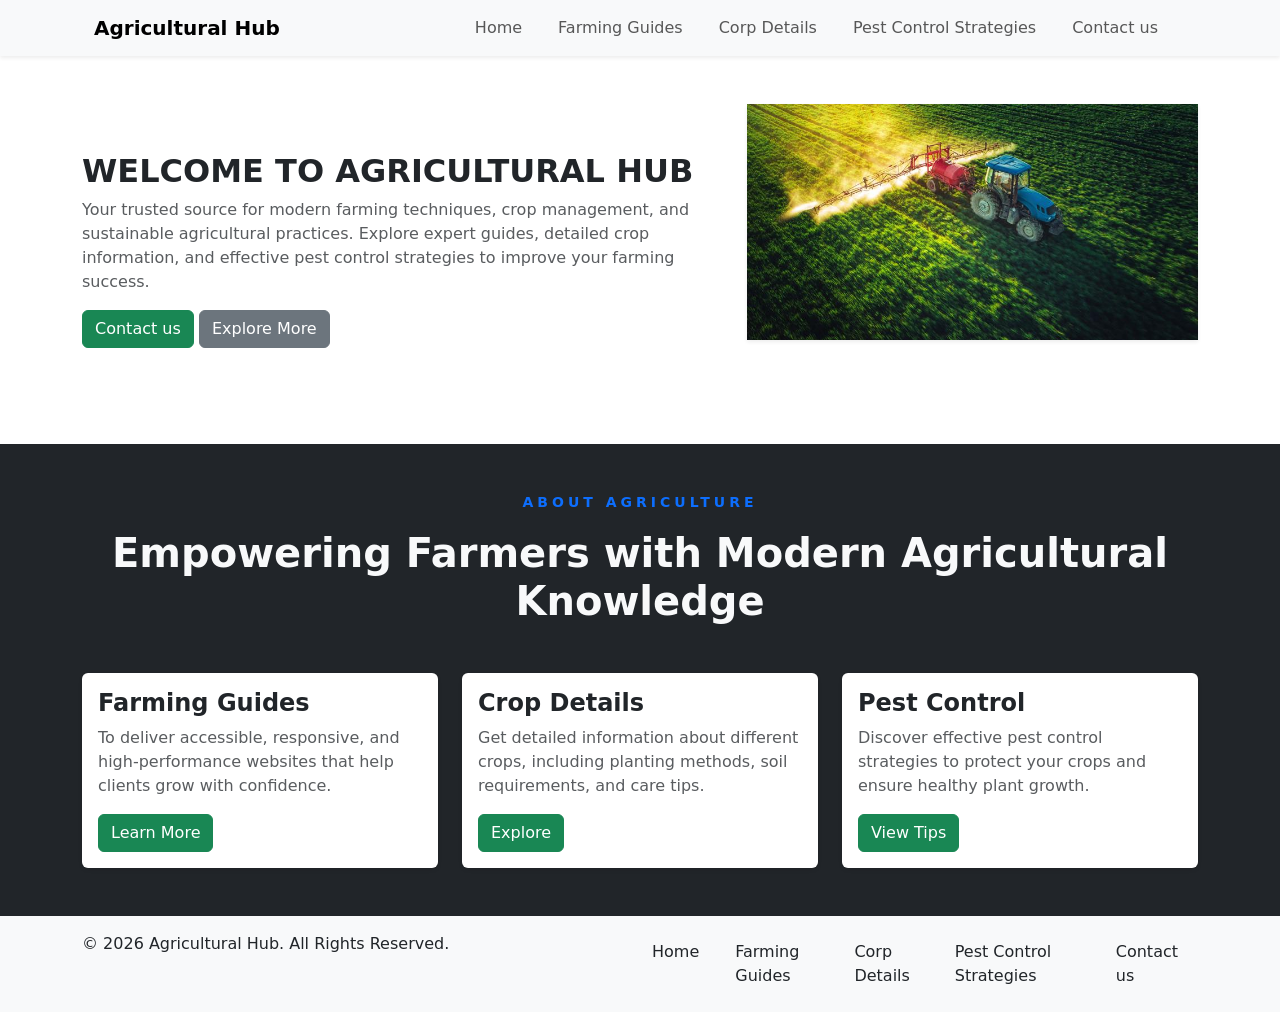
<file: index.html>
<!DOCTYPE html>
<html lang="en">

<head>
    <meta charset="UTF-8">
    <meta name="viewport" content="width=device-width, initial-scale=1.0">
    <title>Agricultural Information Hub</title>
    <link rel="stylesheet" href="css/bootstrap.min.css">
    <link rel="stylesheet" href="style.css">

</head>

<body>
    <section class="sec-0 shadow-sm sticky-top bg-light">
        <div class="container">
            <nav class="navbar navbar-expand-lg ">
                <div class="container-fluid">
                    <a class="navbar-brand fw-semibold" href="index.html">Agricultural Hub</a>
                    <button class="navbar-toggler" type="button" data-bs-toggle="collapse" data-bs-target="#navbarNav"
                        aria-controls="navbarNav" aria-expanded="false" aria-label="Toggle navigation">
                        <span class="navbar-toggler-icon"></span>
                    </button>
                    <div class="collapse navbar-collapse" id="navbarNav">
                        <ul class="navbar-nav ms-auto ">
                            <li class="nav-item ">
                                <a class="nav-link " href="index.html">Home</a>
                            </li>
                            <li class="nav-item">
                                <a class="nav-link" href="farming-guides.html">Farming Guides </a>
                            </li>
                            <li class="nav-item">
                                <a class="nav-link" href="Corp-Details.html">Corp Details </a>
                            </li>
                            <li class="nav-item">
                                <a class="nav-link" href="Pest Control-Strategies.html">Pest Control Strategies</a>
                            </li>
                            <li class="nav-item">
                                <a class="nav-link" href="Contact.html">Contact us</a>
                            </li>

                        </ul>
                    </div>
                </div>
            </nav>
        </div>
    </section>

    <!-- section-1 -->
    <section class="sec-1 py-5 ">
        <div class="container">
            <div class="row">
                <div class="col-lg-7 col-mb-6 my-5">
                    <h2 class="text-uppercase fw-bold ">Welcome to Agricultural hub</h2>
                    <p class="text-body-secondary"> Your trusted source for modern farming techniques, crop management,
                        and sustainable agricultural practices. Explore expert guides,
                        detailed crop information, and effective pest control strategies
                        to improve your farming success.</p>
                        <a href="Contact.html"><button class="btn btn-success">Contact us</button></a>
                        <a href="Pest Control-Strategies.html"><button class="btn btn-secondary">Explore More</button></a>
                    

                </div>
                <div class="col-lg-5 col-mb-6">
                    <div class="hiro-img">
                        <img src="images/hiro-img.jpg" alt="hiro-img" class="img-fluid shadow-sm">
                    </div>
                </div>
            </div>
        </div>
    </section>

  

    <!-- section-2 -->
<section class="bg-dark py-5">
    <div class="container">

        <!-- Heading -->
        <div class="text-center mb-5 px-2">
            <p class="text-uppercase text-primary fw-semibold small mb-3"
               style="letter-spacing: 4px;">
                About Agriculture
            </p>

            <h2 class="fw-bold text-light"
                style="font-size: clamp(1.5rem, 4vw, 2.5rem);">
                Empowering Farmers with Modern Agricultural Knowledge
            </h2>
        </div>

        <!-- Cards -->
        <div class="row g-4">

            <!-- Card 1 -->
            <div class="col-12 col-lg-4">
                <div class="card h-100 border-0 shadow-sm">
                    <div class="card-body d-flex flex-column text-center text-lg-start">
                        <h4 class="fw-semibold">Farming Guides</h4>

                        <p class="text-muted">
                            To deliver accessible, responsive, and high-performance
                            websites that help clients grow with confidence.
                        </p>
                        <a href="farming-guides.html"> <button class="btn btn-success mt-auto w-lg-auto">
                            Learn More
                        </button></a>
                       
                    </div>
                </div>
            </div>

            <!-- Card 2 -->
            <div class="col-12 col-lg-4">
                <div class="card h-100 border-0 shadow-sm">
                    <div class="card-body d-flex flex-column text-center text-lg-start">
                        <h4 class="fw-semibold">Crop Details</h4>

                        <p class="text-muted">
                            Get detailed information about different crops,
                            including planting methods, soil requirements, and care tips.
                        </p>
                        <a href="Corp-Details.html"> <button class="btn btn-success mt-autow-lg-auto">
                            Explore
                        </button></a>
                       
                    </div>
                </div>
            </div>

            <!-- Card 3 -->
            <div class="col-12 col-lg-4">
                <div class="card h-100 border-0 shadow-sm">
                    <div class="card-body d-flex flex-column text-center text-lg-start">
                        <h4 class="fw-semibold">Pest Control</h4>

                        <p class="text-muted">
                            Discover effective pest control strategies to protect your
                            crops and ensure healthy plant growth.
                        </p>
                         <a href="Pest Control-Strategies.html"> <button class="btn btn-success mt-auto w-lg-auto mb-0">
                            View Tips
                        </button></a>
                       
                    </div>
                </div>
            </div>

        </div>

    </div>
</section>
    <footer class="bg-light py-3">
        <div class="container">
            <div class="row">
                <div class="col-lg-6">
                    <p class="mb-0">
                        © 2026 Agricultural Hub. All Rights Reserved.
                    </p>
                </div>
                <div class="col-lg-6">
                       <ul class="navbar-nav list-unstyled d-flex gap-3 flex-row">
                            <li class="nav-item ">
                                <a class="nav-link " href="index.html">Home</a>
                            </li>
                            <li class="nav-item">
                                <a class="nav-link" href="farming-guides.html">Farming Guides </a>
                            </li>
                            <li class="nav-item">
                                <a class="nav-link" href="Corp-Details.html">Corp Details </a>
                            </li>
                            <li class="nav-item">
                                <a class="nav-link" href="Pest-Control Strategies.html">Pest Control Strategies</a>
                            </li>
                            <li class="nav-item">
                                <a class="nav-link" href="Contact.html">Contact us</a>
                            </li>

                        </ul>


                </div>
            </div>
        </div>
    </footer>

    <script src="js/bootstrap.min.js"></script>
</body>

</html>
</file>
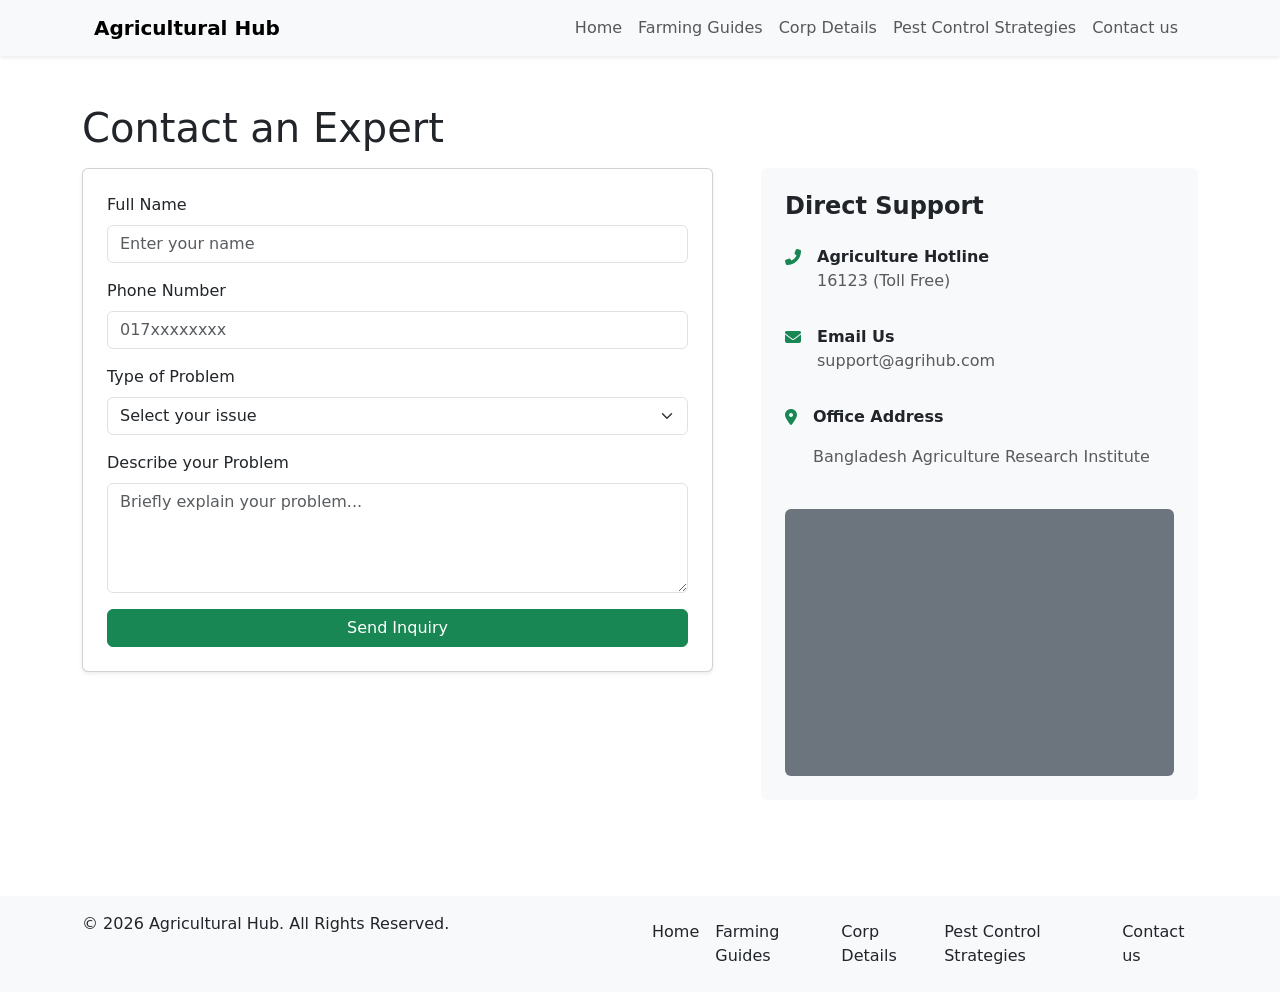
<file: Contact.html>
<!DOCTYPE html>
<html lang="en">
<head>
    <meta charset="UTF-8">
    <meta name="viewport" content="width=device-width, initial-scale=1.0">
    <title>Agricultural Information Hub</title>
    <link rel="stylesheet" href="https://cdnjs.cloudflare.com/ajax/libs/font-awesome/6.7.2/css/all.min.css">
    <link rel="stylesheet" href="css/bootstrap.min.css">
</head>
<body>
     <!-- header -->
    <section class="sec-0 shadow-sm sticky-top bg-light">
        <div class="container">
            <nav class="navbar navbar-expand-lg ">
                <div class="container-fluid">
                    <a class="navbar-brand fw-semibold" href="index.html">Agricultural Hub</a>
                    <button class="navbar-toggler" type="button" data-bs-toggle="collapse" data-bs-target="#navbarNav"
                        aria-controls="navbarNav" aria-expanded="false" aria-label="Toggle navigation">
                        <span class="navbar-toggler-icon"></span>
                    </button>
                    <div class="collapse navbar-collapse" id="navbarNav">
                        <ul class="navbar-nav ms-auto ">
                            <li class="nav-item ">
                                <a class="nav-link " href="index.html">Home</a>
                            </li>
                            <li class="nav-item">
                                <a class="nav-link" href="farming-guides.html">Farming Guides </a>
                            </li>
                            <li class="nav-item">
                                <a class="nav-link" href="Corp-Details.html">Corp Details </a>
                            </li>
                            <li class="nav-item">
                                <a class="nav-link" href="Pest Control-Strategies.html">Pest Control Strategies</a>
                            </li>
                            <li class="nav-item">
                                <a class="nav-link" href="Contact.html">Contact us</a>
                            </li>

                        </ul>
                    </div>
                </div>
            </nav>
        </div>
    </section>


<section class="container py-5">
    <h1 class="section-title pb-2 ">Contact an Expert</h1>
    <div class="row g-5">
        <!-- Contact Form -->
        <div class="col-lg-7">
            <div class="card p-4 shadow-sm">
                <form action="#">
                    <div class="mb-3">
                        <label class="form-label">Full Name</label>
                        <input type="text" class="form-control" placeholder="Enter your name">
                    </div>
                    <div class="mb-3">
                        <label class="form-label">Phone Number</label>
                        <input type="tel" class="form-control" placeholder="017xxxxxxxx">
                    </div>
                    <div class="mb-3">
                        <label class="form-label">Type of Problem</label>
                        <select class="form-select">
                            <option selected>Select your issue</option>
                            <option>Crop Disease</option>
                            <option>Pest Control</option>
                            <option>Soil Quality</option>
                        </select>
                    </div>
                    <div class="mb-3">
                        <label class="form-label">Describe your Problem</label>
                        <textarea class="form-control" rows="4" placeholder="Briefly explain your problem..."></textarea>
                    </div>
                    <button type="submit" class="btn btn-success w-100">Send Inquiry</button>
                </form>
            </div>
        </div>

        <!-- Contact Info -->
        <div class="col-lg-5">
            <div class="p-4 bg-light rounded h-100">
                <h4 class="fw-bold mb-4">Direct Support</h4>
                <div class="mb-3 d-flex align-items-start">
                    <i class="fas fa-phone-alt text-success me-3 mt-1"></i>
                    <div>
                        <p class="mb-0 fw-bold">Agriculture Hotline</p>
                        <p class="text-muted">16123 (Toll Free)</p>
                    </div>
                </div>
                <div class="mb-3 d-flex align-items-start">
                    <i class="fas fa-envelope text-success me-3 mt-1"></i>
                    <div>
                        <p class="mb-0 fw-bold">Email Us</p>
                        <p class="text-muted">support@agrihub.com</p>
                    </div>
                </div>
                <div class="mb-3 d-flex align-items-start">
                    <i class="fas fa-map-marker-alt text-success me-3 mt-1"></i>
                    <div>
                        <p class="mb-0 fw-bold pb-3">Office Address</p>
                        <p class="text-muted">Bangladesh Agriculture Research Institute</p>
                    </div>
                </div>
                <!-- Mini Map Placeholder -->
                <div class="ratio ratio-16x9 mt-4 bg-secondary rounded pb-5">
                    <div class="d-flex align-items-center justify-content-center text-white mb-5">
                        <iframe src="https://www.google.com/maps/embed?pb=!1m18!1m12!1m3!1d3594.5420591766297!2d89.25932297439597!3d25.71958201034612!2m3!1f0!2f0!3f0!3m2!1i1024!2i768!4f13.1!3m3!1m2!1s0x39e32dc0219f002d%3A0x4eeb1636ca596728!2sBangladesh%20Agriculture%20Research%20Institute!5e0!3m2!1sen!2sbd!4v1775890440547!5m2!1sen!2sbd" width="700" height="450" style="border:0;" allowfullscreen="" loading="lazy" referrerpolicy="no-referrer-when-downgrade"></iframe>
                    </div>
                </div>
            </div>
        </div>
    </div>
</section>



  
     <footer class="bg-light py-3 mt-5">
        <div class="container">
            <div class="row">
                <div class="col-lg-6">
                    <p class="mb-0">
                        © 2026 Agricultural Hub. All Rights Reserved.
                    </p>
                </div>
                <div class="col-lg-6">
                       <ul class="navbar-nav list-unstyled d-flex gap-3 flex-row">
                            <li class="nav-item ">
                                <a class="nav-link " href="index.html">Home</a>
                            </li>
                            <li class="nav-item">
                                <a class="nav-link" href="farming-guides.html">Farming Guides </a>
                            </li>
                            <li class="nav-item">
                                <a class="nav-link" href="Corp-Details.html">Corp Details </a>
                            </li>
                            <li class="nav-item">
                                <a class="nav-link" href="Pest Control-Strategies.html">Pest Control Strategies</a>
                            </li>
                            <li class="nav-item">
                                <a class="nav-link" href="Contact.html">Contact us</a>
                            </li>

                        </ul>


                </div>
            </div>
        </div>
    </footer>
   

    <script src="js/bootstrap.min.js"></script>
</body>
</html>
</file>
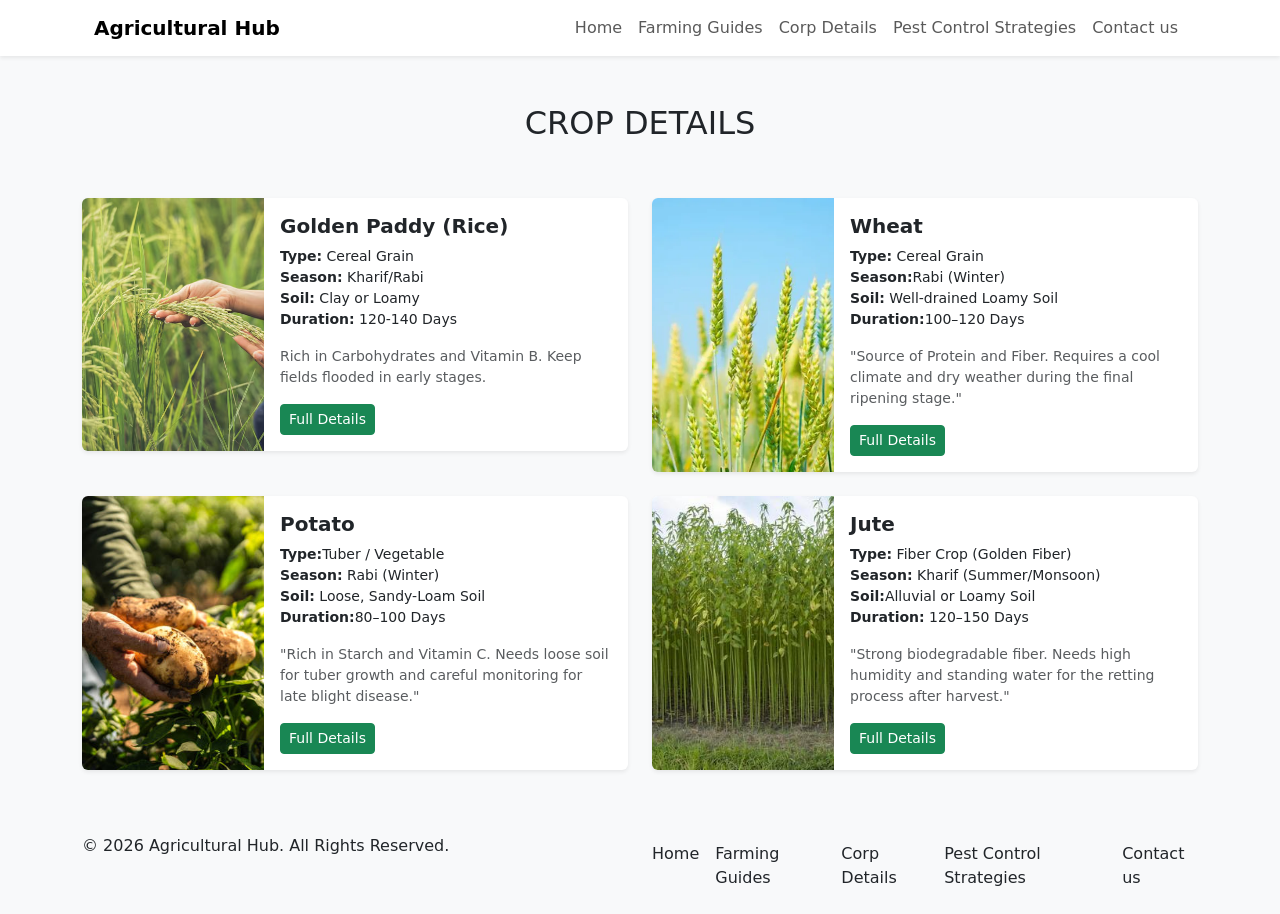
<file: Corp-Details.html>
<!DOCTYPE html>
<html lang="en">

<head>
    <meta charset="UTF-8">
    <meta name="viewport" content="width=device-width, initial-scale=1.0">
    <title>Agricultural Information Hub</title>
    <link rel="stylesheet" href="css/bootstrap.min.css">
</head>

<body>
    <!-- header -->
    <section class="sec-0 shadow-sm sticky-top bg-white">
        <div class="container">
            <nav class="navbar navbar-expand-lg ">
                <div class="container-fluid">
                    <a class="navbar-brand fw-semibold" href="index.html">Agricultural Hub</a>
                    <button class="navbar-toggler" type="button" data-bs-toggle="collapse" data-bs-target="#navbarNav"
                        aria-controls="navbarNav" aria-expanded="false" aria-label="Toggle navigation">
                        <span class="navbar-toggler-icon"></span>
                    </button>
                    <div class="collapse navbar-collapse" id="navbarNav">
                        <ul class="navbar-nav ms-auto ">
                            <li class="nav-item ">
                                <a class="nav-link " href="index.html">Home</a>
                            </li>
                            <li class="nav-item">
                                <a class="nav-link" href="farming-guides.html">Farming Guides </a>
                            </li>
                            <li class="nav-item">
                                <a class="nav-link" href="Corp-Details.html">Corp Details </a>
                            </li>
                            <li class="nav-item">
                                <a class="nav-link" href="Pest Control-Strategies.html">Pest Control Strategies</a>
                            </li>
                            <li class="nav-item">
                                <a class="nav-link" href="Contact.html">Contact us</a>
                            </li>

                        </ul>
                    </div>
                </div>
            </nav>
        </div>
    </section>




    <!-- 2. Crop Details Section -->
    <section class="sec-0 py-5 bg-body-tertiary">
        <div class="container">
            <h2 class="section-title text-center text-uppercase pb-5 ">Crop Details</h2>
            <div class="row g-4">
                <div class="col-md-6">
                    <div class="card overflow-hidden border-0 shadow-sm">
                        <div class="row g-0">
                            <div class="col-4">
                                <!-- Replace with real crop image -->
                                <img src="images/paddy.avif" class="img-fluid h-100 w-100 object-fit-cover" alt="Rice">
                            </div>
                            <div class="col-8">
                                <div class="card-body">
                                    <h5 class="card-title fw-bold">Golden Paddy (Rice)</h5>
                                    <ul class="list-unstyled small mb-3">
                                        <li><strong>Type:</strong> Cereal Grain</li>
                                        <li><strong>Season:</strong> Kharif/Rabi</li>
                                        <li><strong>Soil:</strong> Clay or Loamy</li>
                                        <li><strong>Duration:</strong> 120-140 Days</li>
                                    </ul>
                                    <p class="card-text small text-muted">Rich in Carbohydrates and Vitamin B. Keep
                                        fields flooded in early stages.</p>
                                    <button class="btn btn-success btn-sm">Full Details</button>
                                </div>
                            </div>
                        </div>
                    </div>
                </div>

                <div class="col-md-6">
                    <div class="card overflow-hidden border-0 shadow-sm">
                        <div class="row g-0">
                            <div class="col-4">
                                <!-- Replace with real crop image -->
                                <img src="images/wheat.webp" class="img-fluid h-100 w-100 object-fit-cover" alt="Rice">
                            </div>
                            <div class="col-8">
                                <div class="card-body">
                                    <h5 class="card-title fw-bold">Wheat</h5>
                                    <ul class="list-unstyled small mb-3">
                                        <li><strong>Type:</strong> Cereal Grain</li>
                                        <li><strong>Season:</strong>Rabi (Winter)</li>
                                        <li><strong>Soil:</strong> Well-drained Loamy Soil</li>
                                        <li><strong>Duration:</strong>100–120 Days</li>
                                    </ul>
                                    <p class="card-text small text-muted">"Source of Protein and Fiber. Requires a cool
                                        climate and dry weather during the final ripening stage."</p>
                                    <button class="btn btn-success btn-sm">Full Details</button>
                                </div>
                            </div>
                        </div>
                    </div>
                </div>

                <div class="col-md-6">
                    <div class="card overflow-hidden border-0 shadow-sm">
                        <div class="row g-0">
                            <div class="col-4">
                                <!-- Replace with real crop image -->
                                <img src="images/potato.jpg" class="img-fluid h-100 w-100 object-fit-cover" alt="Rice">
                            </div>
                            <div class="col-8">
                                <div class="card-body">
                                    <h5 class="card-title fw-bold">Potato</h5>
                                    <ul class="list-unstyled small mb-3">
                                        <li><strong>Type:</strong>Tuber / Vegetable</li>
                                        <li><strong>Season:</strong> Rabi (Winter)</li>
                                        <li><strong>Soil:</strong> Loose, Sandy-Loam Soil</li>
                                        <li><strong>Duration:</strong>80–100 Days</li>
                                    </ul>
                                    <p class="card-text small text-muted">"Rich in Starch and Vitamin C. Needs loose
                                        soil for tuber growth and careful monitoring for late blight disease."</p>
                                    <button class="btn btn-success btn-sm">Full Details</button>
                                </div>
                            </div>
                        </div>
                    </div>
                </div>

                <div class="col-md-6">
                    <div class="card overflow-hidden border-0 shadow-sm">
                        <div class="row g-0">
                            <div class="col-4">
                                <!-- Replace with real crop image -->
                                <img src="images/jute.jpg" class="img-fluid h-100 w-100 object-fit-cover" alt="Rice">
                            </div>
                            <div class="col-8">
                                <div class="card-body">
                                    <h5 class="card-title fw-bold">Jute</h5>
                                    <ul class="list-unstyled small mb-3">
                                        <li><strong>Type:</strong> Fiber Crop (Golden Fiber)</li>
                                        <li><strong>Season:</strong> Kharif (Summer/Monsoon)</li>
                                        <li><strong>Soil:</strong>Alluvial or Loamy Soil</li>
                                        <li><strong>Duration:</strong> 120–150 Days</li>
                                    </ul>
                                    <p class="card-text small text-muted">"Strong biodegradable fiber. Needs high
                                        humidity and standing water for the retting process after harvest."</p>
                                    <button class="btn btn-success btn-sm">Full Details</button>
                                </div>
                            </div>
                        </div>
                    </div>
                </div>
            </div>
        </div>
        </div>
    </section>
    <!-- footer part -->
    <footer class="bg-light py-3">
        <div class="container">
            <div class="row">
                <div class="col-lg-6">
                    <p class="mb-0">
                        © 2026 Agricultural Hub. All Rights Reserved.
                    </p>
                </div>
                <div class="col-lg-6">
                    <ul class="navbar-nav list-unstyled d-flex gap-3 flex-row">
                        <li class="nav-item ">
                            <a class="nav-link " href="index.html">Home</a>
                        </li>
                        <li class="nav-item">
                            <a class="nav-link" href="farming-guides.html">Farming Guides </a>
                        </li>
                        <li class="nav-item">
                            <a class="nav-link" href="Corp-Details.html">Corp Details </a>
                        </li>
                        <li class="nav-item">
                            <a class="nav-link" href="Pest-Control Strategies.html">Pest Control Strategies</a>
                        </li>
                        <li class="nav-item">
                            <a class="nav-link" href="Contact.html">Contact us</a>
                        </li>

                    </ul>


                </div>
            </div>
        </div>
    </footer>


    <script src="js/bootstrap.min.js"></script>
</body>

</html>
</file>
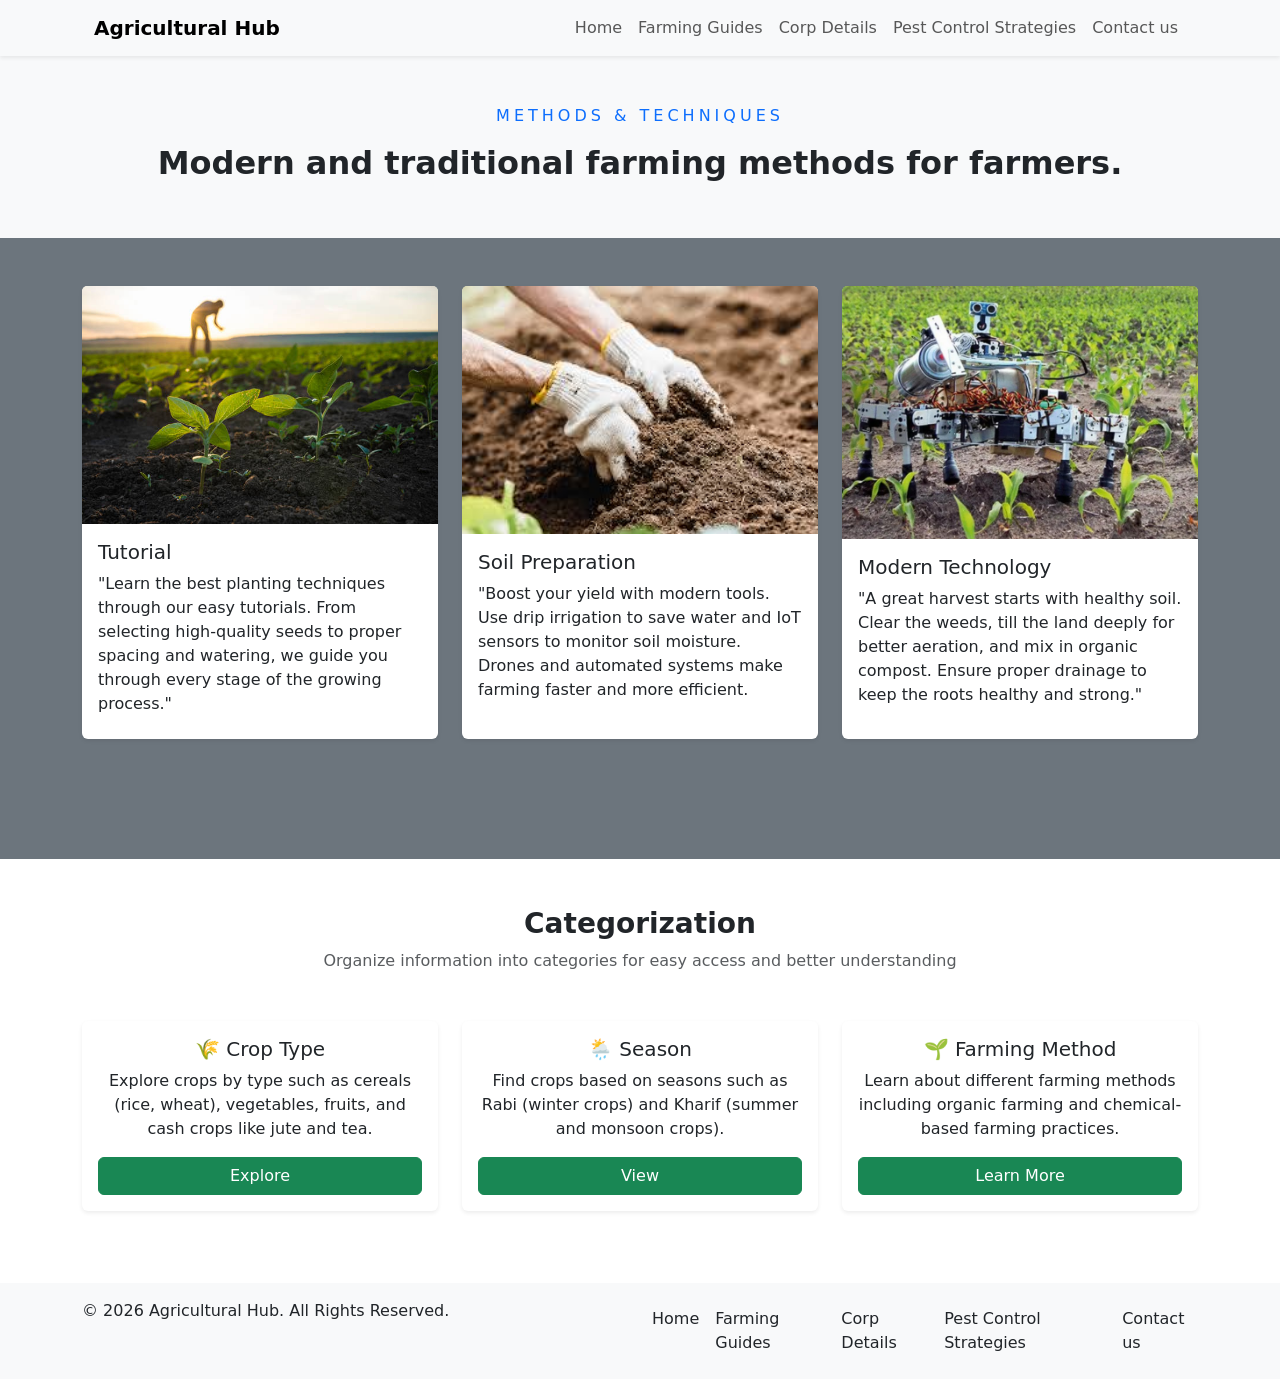
<file: farming-guides.html>
<!DOCTYPE html>
<html lang="en">

<head>
    <meta charset="UTF-8">
    <meta name="viewport" content="width=device-width, initial-scale=1.0">
    <title>Agricultural Information Hub</title>
    <link rel="stylesheet" href="css/bootstrap.min.css">
    <!-- <link rel="stylesheet" href="home.css"> -->
</head>

<body>
    <!-- header -->
    <section class="sec-0 shadow-sm sticky-top bg-light">
        <div class="container">
            <nav class="navbar navbar-expand-lg ">
                <div class="container-fluid">
                    <a class="navbar-brand fw-semibold" href="index.html">Agricultural Hub</a>
                    <button class="navbar-toggler" type="button" data-bs-toggle="collapse" data-bs-target="#navbarNav"
                        aria-controls="navbarNav" aria-expanded="false" aria-label="Toggle navigation">
                        <span class="navbar-toggler-icon"></span>
                    </button>
                    <div class="collapse navbar-collapse" id="navbarNav">
                        <ul class="navbar-nav ms-auto ">
                            <li class="nav-item ">
                                <a class="nav-link " href="index.html">Home</a>
                            </li>
                            <li class="nav-item">
                                <a class="nav-link" href="farming-guides.html">Farming Guides </a>
                            </li>
                            <li class="nav-item">
                                <a class="nav-link" href="Corp-Details.html">Corp Details </a>
                            </li>
                            <li class="nav-item">
                                <a class="nav-link" href="Pest Control-Strategies.html">Pest Control Strategies</a>
                            </li>
                            <li class="nav-item">
                                <a class="nav-link" href="Contact.html">Contact us</a>
                            </li>

                        </ul>
                    </div>
                </div>
            </nav>
        </div>
    </section>
    <!-- section-1 -->
    <!-- Methods & Techniques -->
    <section class="sec-0 bg-body-tertiary py-5">
        <div class="container">
            <div>
                <p class="text-uppercase text-center text-primary" style="letter-spacing: 4px;">Methods & Techniques
                </p>
                <h2 class="fw-semibold text-center">Modern and traditional farming methods for farmers.</h2>
            </div>
        </div>
    </section>

    <!-- section-2 -->
    <section class="sec-0 bg-secondary  py-5 ">
        <div class="container">
            <div class="row">
                <div class="col-lg-4 mb-4 d-flex pb-5">
                    <div class="card h-100 w-100 shadow-sm border-0">
                        <img src="images/lamnd2.jpeg" class="card-img-top img-fluid" alt="garden">
                        <div class="card-body">
                            <h5 class="card-title">Tutorial</h5>
                            <p class="card-text">"Learn the best planting techniques through our easy tutorials. From selecting
                                high-quality seeds to proper spacing and watering, we guide you through every stage of
                                the growing process."
                            </p>
                        </div>
                    </div>
                </div>
                <div class="col-lg-4 mb-4 d-flex pb-5">
                    <div class=" card h-100 w-100 shadow-sm border-0">
                       <img src="images/soil.jpg" class="card-img-top img-fluid" alt="Soil" >
                        <div class="card-body">
                            <h5>Soil Preparation</h5>
                            <p>"Boost your yield with modern tools. Use drip irrigation to save water and IoT sensors to
                                monitor soil moisture. Drones and automated systems make farming faster and more
                                efficient.</p>
                        </div>
                    </div>
                </div>
                 <div class="col-lg-4 mb-4 d-flex pb-5">
                    <div class=" card h-100 w-100 shadow-sm border-0">
                       <img src="images/Modern-Technology.jpg" class="card-img-top img-fluid" alt="technology" >
                        <div class="card-body">
                            <h5>Modern Technology</h5>
                            <p>"A great harvest starts with healthy soil. Clear the weeds, till the land deeply for
                                better aeration, and mix in organic compost. Ensure proper drainage to keep the roots
                                healthy and strong."</p>
                        </div>
                    </div>
                </div>
            </div>
        </div>
    </section>

 

<section class="bg-white py-5 sec-3">
    <div class="container">
        <div class="text-center mb-5">
            <h3 class="fw-bold">Categorization</h3>
            <p class="text-muted">Organize information into categories for easy access and better understanding</p>
        </div>

        <div class="row">
            <!-- Crop Type -->
            <div class="col-lg-4 mb-4 d-flex">
                <div class="card h-100 w-100 shadow-sm border-0">
                    <div class="card-body text-center d-flex flex-column">
                        <h5 class="card-title">🌾 Crop Type</h5>
                        <p class="card-text">
                            Explore crops by type such as cereals (rice, wheat), vegetables, fruits, and cash crops like jute and tea.
                        </p>
                        <a href="#" class="btn btn-success mt-auto" type="button">Explore</a>
                    </div>
                </div>
            </div>

            <!-- Season -->
            <div class="col-lg-4 mb-4 d-flex">
                <div class="card h-100 w-100 shadow-sm border-0">
                    <div class="card-body text-center d-flex flex-column">
                        <h5 class="card-title">🌦 Season</h5>
                        <p class="card-text">
                            Find crops based on seasons such as Rabi (winter crops) and Kharif (summer and monsoon crops).
                        </p>
                        <a href="#" class="btn btn-success mt-auto">View</a>
                    </div>
                </div>
            </div>

            <!-- Farming Method -->
            <div class="col-lg-4 mb-4 d-flex">
                <div class="card h-100 w-100 shadow-sm border-0">
                    <div class="card-body text-center d-flex flex-column">
                        <h5 class="card-title">🌱 Farming Method</h5>
                        <p class="card-text">
                            Learn about different farming methods including organic farming and chemical-based farming practices.
                        </p>
                        <a href="#" class="btn btn-success mt-auto">Learn More</a>
                    </div>
                </div>
            </div>
        </div>
    </div>
</section>
    <!-- footer part -->
   
     <footer class="bg-light py-3">
        <div class="container">
            <div class="row">
                <div class="col-lg-6">
                    <p class="mb-0">
                        © 2026 Agricultural Hub. All Rights Reserved.
                    </p>
                </div>
                <div class="col-lg-6">
                       <ul class="navbar-nav list-unstyled d-flex gap-3 flex-row">
                            <li class="nav-item ">
                                <a class="nav-link " href="index.html">Home</a>
                            </li>
                            <li class="nav-item">
                                <a class="nav-link" href="farming-guides.html">Farming Guides </a>
                            </li>
                            <li class="nav-item">
                                <a class="nav-link" href="Corp-Details.html">Corp Details </a>
                            </li>
                            <li class="nav-item">
                                <a class="nav-link" href="Pest-Control Strategies.html">Pest Control Strategies</a>
                            </li>
                            <li class="nav-item">
                                <a class="nav-link" href="Contact.html">Contact us</a>
                            </li>

                        </ul>


                </div>
            </div>
        </div>
    </footer>
   
    <script src="js/bootstrap.min.js"></script>
</body>

</html>
</file>
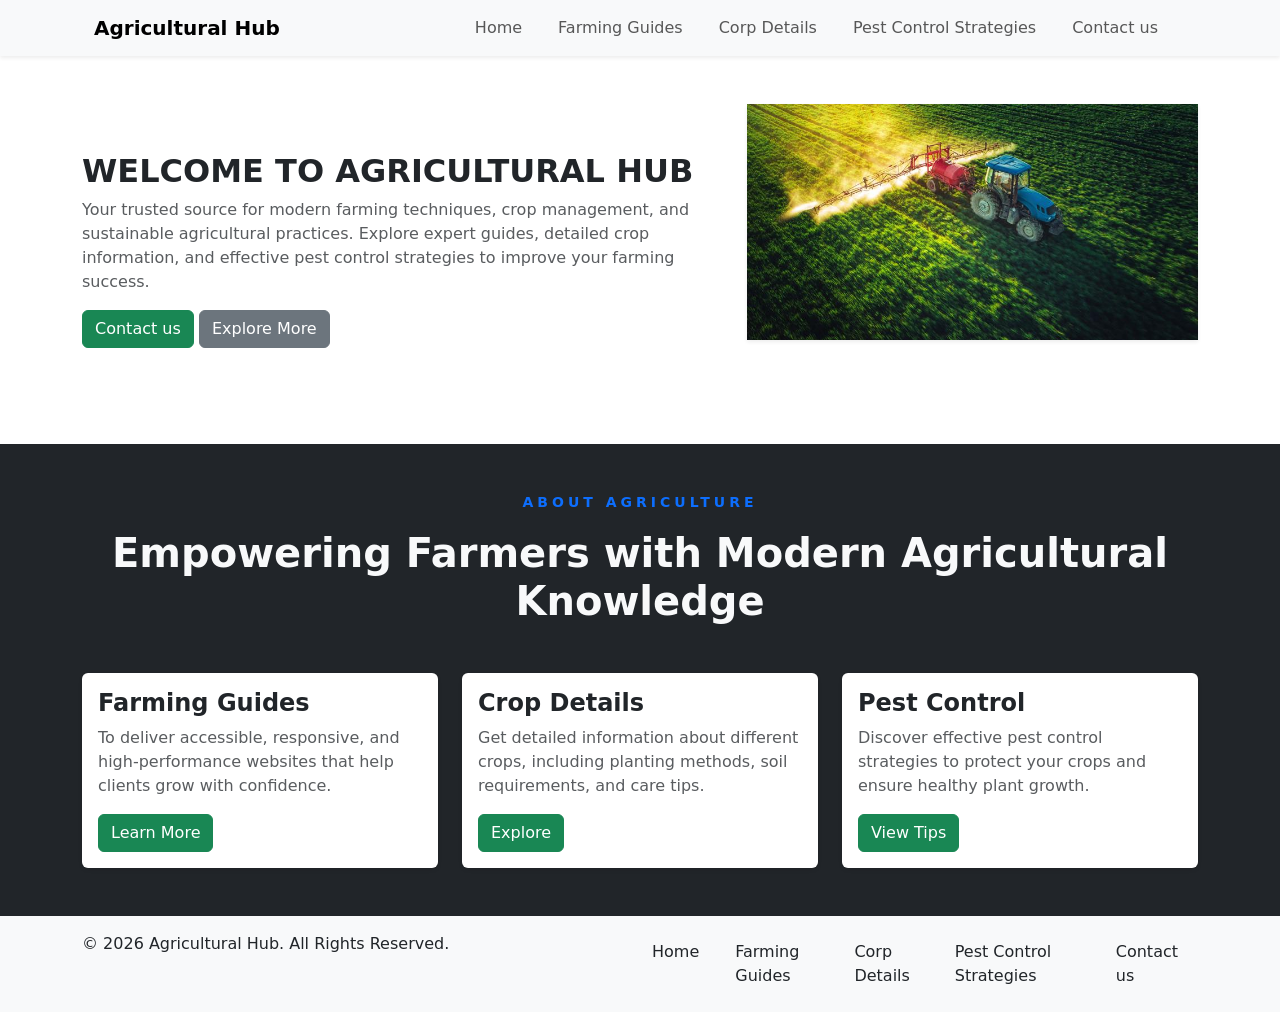
<file: home.html>
<!DOCTYPE html>
<html lang="en">

<head>
    <meta charset="UTF-8">
    <meta name="viewport" content="width=device-width, initial-scale=1.0">
    <title>Agricultural Information Hub</title>
    <link rel="stylesheet" href="css/bootstrap.min.css">
    <link rel="stylesheet" href="home.css">

</head>

<body>
    <section class="sec-0 shadow-sm sticky-top bg-light">
        <div class="container">
            <nav class="navbar navbar-expand-lg ">
                <div class="container-fluid">
                    <a class="navbar-brand fw-semibold" href="home.html">Agricultural Hub</a>
                    <button class="navbar-toggler" type="button" data-bs-toggle="collapse" data-bs-target="#navbarNav"
                        aria-controls="navbarNav" aria-expanded="false" aria-label="Toggle navigation">
                        <span class="navbar-toggler-icon"></span>
                    </button>
                    <div class="collapse navbar-collapse" id="navbarNav">
                        <ul class="navbar-nav ms-auto ">
                            <li class="nav-item ">
                                <a class="nav-link " href="home.html">Home</a>
                            </li>
                            <li class="nav-item">
                                <a class="nav-link" href="Farming-Guides.html">Farming Guides </a>
                            </li>
                            <li class="nav-item">
                                <a class="nav-link" href="Corp-Details.html">Corp Details </a>
                            </li>
                            <li class="nav-item">
                                <a class="nav-link" href="Pest Control-Strategies.html">Pest Control Strategies</a>
                            </li>
                            <li class="nav-item">
                                <a class="nav-link" href="Contact.html">Contact us</a>
                            </li>

                        </ul>
                    </div>
                </div>
            </nav>
        </div>
    </section>

    <!-- section-1 -->
    <section class="sec-1 py-5 ">
        <div class="container">
            <div class="row">
                <div class="col-lg-7 col-mb-6 my-5">
                    <h2 class="text-uppercase fw-bold ">Welcome to Agricultural hub</h2>
                    <p class="text-body-secondary"> Your trusted source for modern farming techniques, crop management,
                        and sustainable agricultural practices. Explore expert guides,
                        detailed crop information, and effective pest control strategies
                        to improve your farming success.</p>
                        <a href="Contact.html"><button class="btn btn-success">Contact us</button></a>
                        <a href="Pest Control-Strategies.html"><button class="btn btn-secondary">Explore More</button></a>
                    

                </div>
                <div class="col-lg-5 col-mb-6">
                    <div class="hiro-img">
                        <img src="images/hiro-img.jpg" alt="hiro-img" class="img-fluid shadow-sm">
                    </div>
                </div>
            </div>
        </div>
    </section>

  

    <!-- section-2 -->
<section class="bg-dark py-5">
    <div class="container">

        <!-- Heading -->
        <div class="text-center mb-5 px-2">
            <p class="text-uppercase text-primary fw-semibold small mb-3"
               style="letter-spacing: 4px;">
                About Agriculture
            </p>

            <h2 class="fw-bold text-light"
                style="font-size: clamp(1.5rem, 4vw, 2.5rem);">
                Empowering Farmers with Modern Agricultural Knowledge
            </h2>
        </div>

        <!-- Cards -->
        <div class="row g-4">

            <!-- Card 1 -->
            <div class="col-12 col-lg-4">
                <div class="card h-100 border-0 shadow-sm">
                    <div class="card-body d-flex flex-column text-center text-lg-start">
                        <h4 class="fw-semibold">Farming Guides</h4>

                        <p class="text-muted">
                            To deliver accessible, responsive, and high-performance
                            websites that help clients grow with confidence.
                        </p>
                        <a href="farming-guides.html"> <button class="btn btn-success mt-auto w-lg-auto">
                            Learn More
                        </button></a>
                       
                    </div>
                </div>
            </div>

            <!-- Card 2 -->
            <div class="col-12 col-lg-4">
                <div class="card h-100 border-0 shadow-sm">
                    <div class="card-body d-flex flex-column text-center text-lg-start">
                        <h4 class="fw-semibold">Crop Details</h4>

                        <p class="text-muted">
                            Get detailed information about different crops,
                            including planting methods, soil requirements, and care tips.
                        </p>
                        <a href="Corp-Details.html"> <button class="btn btn-success mt-autow-lg-auto">
                            Explore
                        </button></a>
                       
                    </div>
                </div>
            </div>

            <!-- Card 3 -->
            <div class="col-12 col-lg-4">
                <div class="card h-100 border-0 shadow-sm">
                    <div class="card-body d-flex flex-column text-center text-lg-start">
                        <h4 class="fw-semibold">Pest Control</h4>

                        <p class="text-muted">
                            Discover effective pest control strategies to protect your
                            crops and ensure healthy plant growth.
                        </p>
                         <a href="Pest Control-Strategies.html"> <button class="btn btn-success mt-auto w-lg-auto mb-0">
                            View Tips
                        </button></a>
                       
                    </div>
                </div>
            </div>

        </div>

    </div>
</section>














    <footer class="bg-light py-3">
        <div class="container">
            <div class="row">
                <div class="col-lg-6">
                    <p class="mb-0">
                        © 2026 Agricultural Hub. All Rights Reserved.
                    </p>
                </div>
                <div class="col-lg-6">
                       <ul class="navbar-nav list-unstyled d-flex gap-3 flex-row">
                            <li class="nav-item ">
                                <a class="nav-link " href="home.html">Home</a>
                            </li>
                            <li class="nav-item">
                                <a class="nav-link" href="Farming-Guides.html">Farming Guides </a>
                            </li>
                            <li class="nav-item">
                                <a class="nav-link" href="Corp-Details.html">Corp Details </a>
                            </li>
                            <li class="nav-item">
                                <a class="nav-link" href="Pest-Control Strategies.html">Pest Control Strategies</a>
                            </li>
                            <li class="nav-item">
                                <a class="nav-link" href="Contact.html">Contact us</a>
                            </li>

                        </ul>


                </div>
            </div>
        </div>
    </footer>

    <script src="js/bootstrap.min.js"></script>
</body>

</html>
</file>
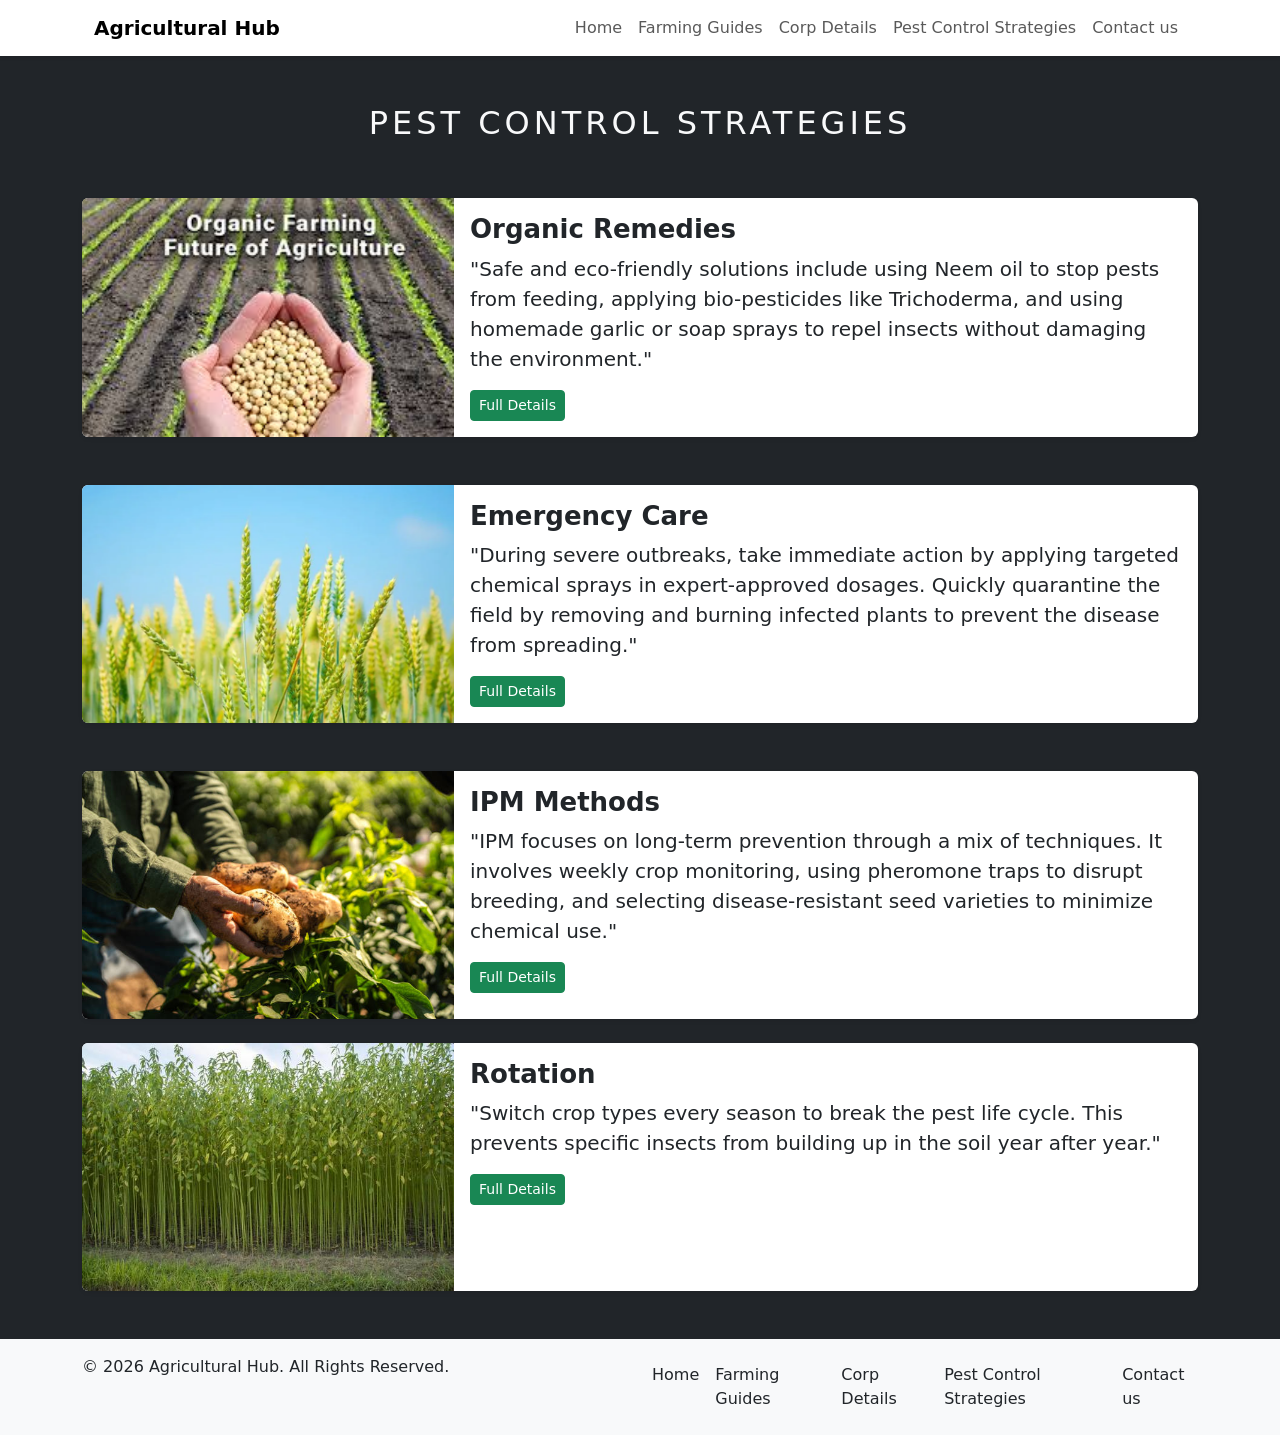
<file: Pest Control-Strategies.html>
<!DOCTYPE html>
<html lang="en">

<head>
    <meta charset="UTF-8">
    <meta name="viewport" content="width=device-width, initial-scale=1.0">
    <title>Agricultural Information Hub</title>
    <link rel="stylesheet" href="css/bootstrap.min.css">
</head>

<body>
    <!-- header -->
    <section class="sec-0 shadow-sm sticky-top bg-white">
        <div class="container">
            <nav class="navbar navbar-expand-lg ">
                <div class="container-fluid">
                    <a class="navbar-brand fw-semibold" href="index.html">Agricultural Hub</a>
                    <button class="navbar-toggler" type="button" data-bs-toggle="collapse" data-bs-target="#navbarNav"
                        aria-controls="navbarNav" aria-expanded="false" aria-label="Toggle navigation">
                        <span class="navbar-toggler-icon"></span>
                    </button>
                    <div class="collapse navbar-collapse" id="navbarNav">
                        <ul class="navbar-nav ms-auto ">
                            <li class="nav-item ">
                                <a class="nav-link " href="index.html">Home</a>
                            </li>
                            <li class="nav-item">
                                <a class="nav-link" href="farming-guides.html">Farming Guides </a>
                            </li>
                            <li class="nav-item">
                                <a class="nav-link" href="Corp-Details.html">Corp Details </a>
                            </li>
                            <li class="nav-item">
                                <a class="nav-link" href="Pest Control-Strategies.html">Pest Control Strategies</a>
                            </li>
                            <li class="nav-item">
                                <a class="nav-link" href="Contact.html">Contact us</a>
                            </li>

                        </ul>
                    </div>
                </div>
            </nav>
        </div>
    </section>


    <!-- section-1 -->
    <section class="sec-0 bg-dark py-5">
        <div class="container">
            <div>
                <h2 class="text-center text-uppercase text-light " style="letter-spacing: 4px;">Pest Control Strategies
                </h2>
            </div>
            <div class="row g-4 pt-5">
                <div class="col-md-12 pb-4">
                    <div class="card overflow-hidden border-0 shadow-sm">
                        <div class="row g-0">
                            <div class="col-4">
                                <!-- Replace with real crop image -->
                                <img src="images/organic.jpg" class="img-fluid h-100 w-100 object-fit-cover" alt="Rice">
                            </div>
                            <div class="col-8">
                                <div class="card-body">
                                    <i class="fas fa-leaf fa-2x text-success mb-3"></i>
                                    <h5 class="fw-bold " style="font-size: 26px;">Organic Remedies</h5>
                                    <p class="small" style="font-size: 20px;">"Safe and eco-friendly solutions include
                                        using Neem oil to stop pests from feeding, applying bio-pesticides like
                                        Trichoderma, and using homemade garlic or soap sprays to repel insects without
                                        damaging the environment."</p>
                                    <button class="btn btn-success btn-sm">Full Details</button>
                                </div>
                            </div>
                        </div>
                    </div>
                </div>




                <div class="col-md-12 pb-4">
                    <div class="card overflow-hidden border-0 shadow-sm">
                        <div class="row g-0">
                            <div class="col-4">
                                <!-- Replace with real crop image -->
                                <img src="images/wheat.webp" class="img-fluid h-100 w-100 object-fit-cover" alt="Rice">
                            </div>
                            <div class="col-8">
                                <div class="card-body">
                                    <i class="fas fa-exclamation-triangle fa-2x text-warning mb-3"></i>
                                    <h5 class="fw-bold" style="font-size: 26px;">Emergency Care</h5>
                                    <p class="small" style="font-size: 20px;">"During severe outbreaks, take immediate
                                        action by applying targeted chemical sprays in expert-approved dosages. Quickly
                                        quarantine the field by removing and burning infected plants to prevent the
                                        disease from spreading."</p>
                                    <button class="btn btn-success btn-sm">Full Details</button>
                                </div>
                            </div>
                        </div>
                    </div>
                </div>



                <div class="col-md-12 pb-4">
                    <div class="card overflow-hidden border-0 shadow-sm">
                        <div class="row g-0">
                            <div class="col-4">
                                <!-- Replace with real crop image -->
                                <img src="images/potato.jpg" class="img-fluid h-100 w-100 object-fit-cover" alt="Rice">
                            </div>
                            <div class="col-8">
                                <div class="card-body">
                                    <i class="fas fa-bug fa-2x text-danger mb-3"></i>
                                    <h5 class="fw-bold" style="font-size: 26px;">IPM Methods</h5>
                                    <p class="small" style="font-size: 20px;">"IPM focuses on long-term prevention
                                        through a mix of techniques. It involves weekly crop monitoring, using pheromone
                                        traps to disrupt breeding, and selecting disease-resistant seed varieties to
                                        minimize chemical use."</p>
                                    <button class="btn btn-success btn-sm">Full Details</button>
                                </div>

                            </div>
                        </div>
                    </div>
                </div>
            </div>



            <div class="col-md-12 ">
                <div class="card overflow-hidden border-0 shadow-sm">
                    <div class="row g-0">
                        <div class="col-4">
                            <!-- Replace with real crop image -->
                            <img src="images/jute.jpg" class="img-fluid h-100 w-100 object-fit-cover" alt="Rice">
                        </div>
                        <div class="col-8">
                            <div class="card-body">
                                <i class="fas fa-exclamation-triangle fa-2x text-warning mb-3"></i>
                                <h5 class="fw-bold" style="font-size: 26px;"> Rotation</h5>
                                <p class="small" style="font-size: 20px;">"Switch crop types every season to break the
                                    pest life cycle. This
                                    prevents specific insects from building up in the soil year after year."</p>
                                <button class="btn btn-success btn-sm">Full Details</button>
                            </div>
                        </div>
                    </div>
                </div>
            </div>

        </div>
        </div>
        </div>
    </section>
  <footer class="bg-light py-3">
        <div class="container">
            <div class="row">
                <div class="col-lg-6">
                    <p class="mb-0">
                        © 2026 Agricultural Hub. All Rights Reserved.
                    </p>
                </div>
                <div class="col-lg-6">
                       <ul class="navbar-nav list-unstyled d-flex gap-3 flex-row">
                            <li class="nav-item ">
                                <a class="nav-link " href="index.html">Home</a>
                            </li>
                            <li class="nav-item">
                                <a class="nav-link" href="farming-guides.html">Farming Guides </a>
                            </li>
                            <li class="nav-item">
                                <a class="nav-link" href="Corp-Details.html">Corp Details </a>
                            </li>
                            <li class="nav-item">
                                <a class="nav-link" href="Pest Control-Strategies.html">Pest Control Strategies</a>
                            </li>
                            <li class="nav-item">
                                <a class="nav-link" href="Contact.html">Contact us</a>
                            </li>

                        </ul>


                </div>
            </div>
        </div>
    </footer>


    <script src="js/bootstrap.min.js"></script>
</body>

</html>
</file>
<file: style.css>
ul li a{
    margin-right: 20px;
}
</file>
<file: home.css>
ul li a{
    margin-right: 20px;
}
</file>
